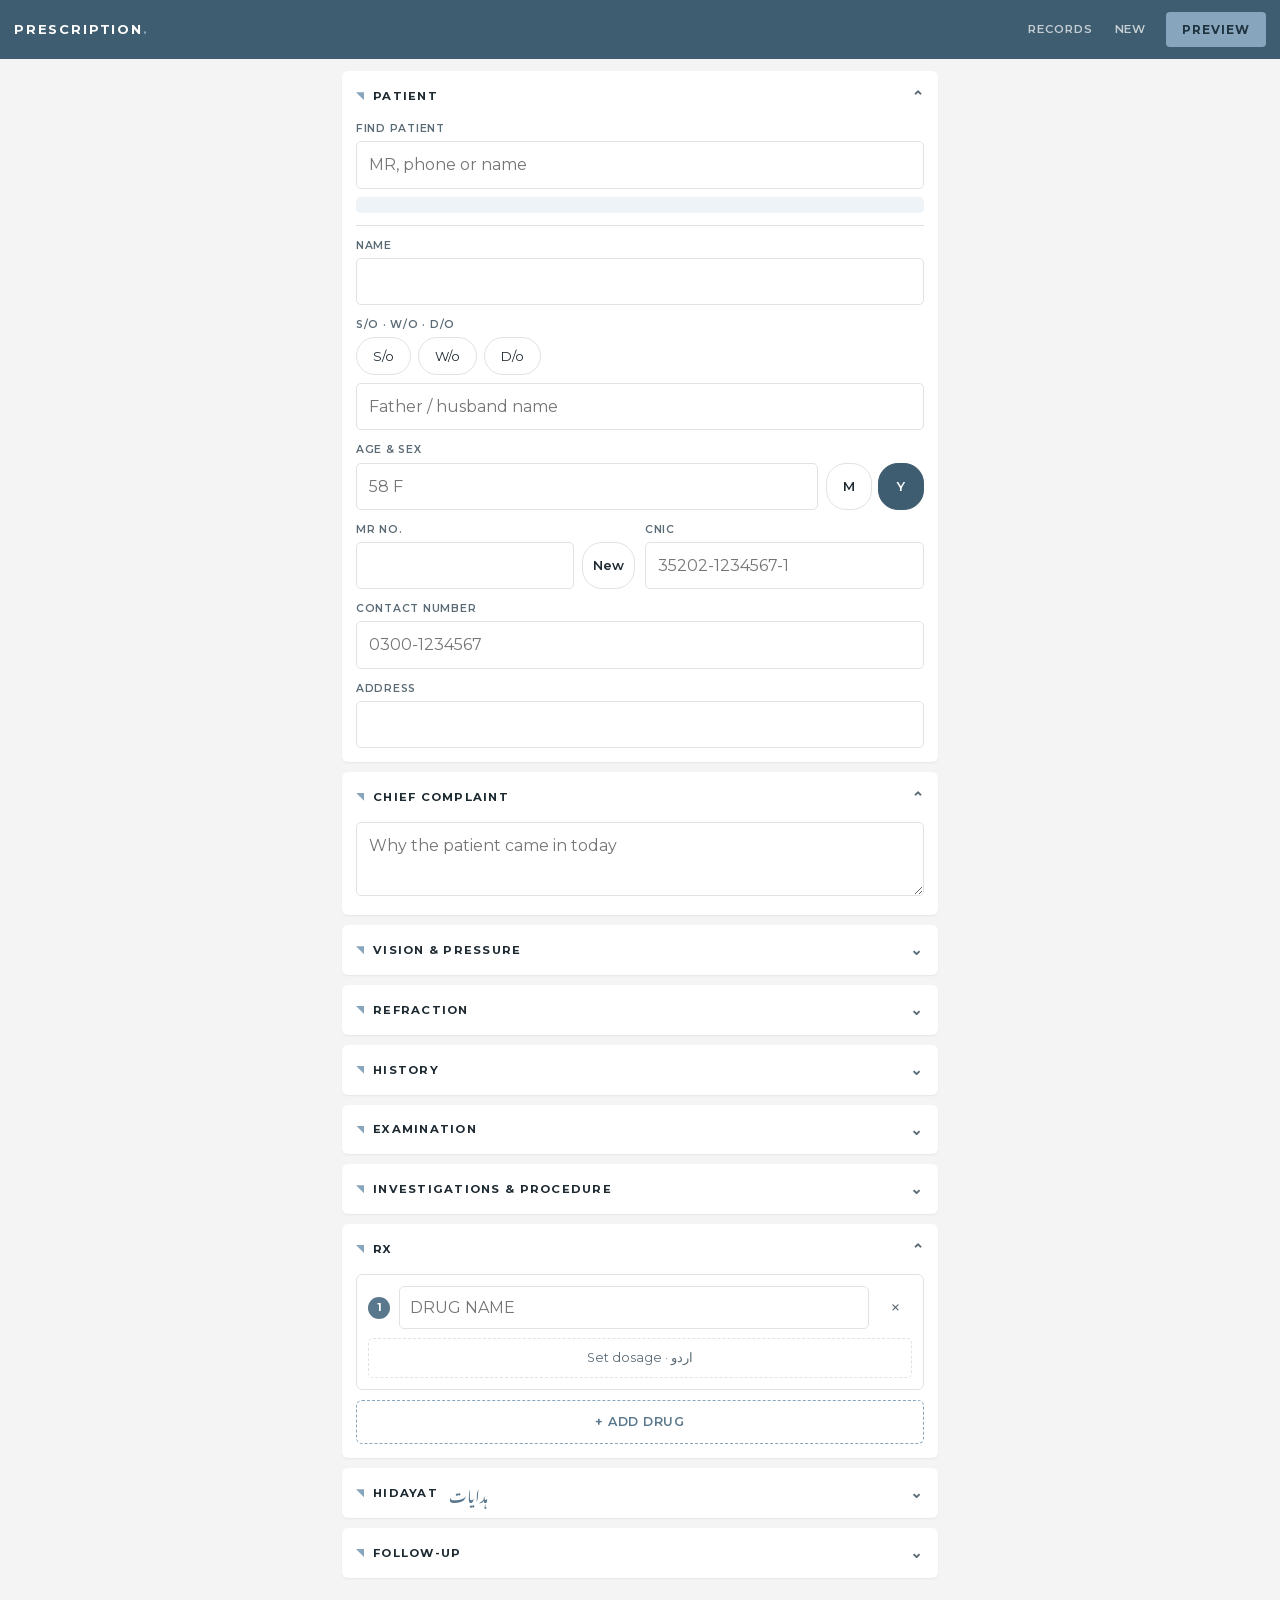
<file: app/index.html>
<!DOCTYPE html>
<html lang="en">
<head>
<meta charset="utf-8">
<meta name="viewport" content="width=device-width,initial-scale=1,viewport-fit=cover,maximum-scale=1">
<meta name="theme-color" content="#3F5D70">
<title>Prescription</title>
<link rel="manifest" href="manifest.webmanifest">
<link rel="stylesheet" href="sheet.css">
<link rel="stylesheet" href="app.css">
</head>
<body>

<header class="top">
  <h1>Prescription<span>.</span></h1>
  <button class="new" id="records">Records</button>
  <button class="new" id="new">New</button>
  <button class="go" id="preview">Preview</button>
</header>
<div class="recwarn" id="rec-warn" hidden>Records unavailable in this browser — this prescription won’t be saved and no visit number will print.</div>

<main>
  <!-- sections follow the sheet's top-to-bottom order -->

  <!-- ============ PATIENT ============ -->
  <details class="sec" open>
    <summary>Patient</summary>
    <div class="body">
      <!-- returning patients: find them, and every field below fills itself -->
      <div class="f find">
        <label for="p-find">Find patient</label>
        <input type="search" id="p-find" placeholder="MR, phone or name" autocomplete="off" spellcheck="false">
        <div class="hits" id="p-hits" hidden></div>
        <div class="returning" id="p-ret" hidden></div>
      </div>
      <div class="f"><label for="p-name">Name</label><input type="text" id="p-name" autocomplete="off"></div>
      <div class="f"><label for="p-rel">S/o · W/o · D/o</label>
        <div class="chips tight" data-single="rel">
          <button class="chip" data-v="S/o">S/o</button>
          <button class="chip" data-v="W/o">W/o</button>
          <button class="chip" data-v="D/o">D/o</button>
        </div>
        <input type="text" id="p-rel" autocomplete="off" placeholder="Father / husband name">
      </div>
      <!-- one field: sex is typed here as M or F, so the keyboard must have letters.
           M / Y set the unit, so an infant can be 6 m without typing the word -->
      <div class="f"><label for="p-age">Age &amp; sex</label>
        <div class="unitrow">
          <input type="text" id="p-age" autocomplete="off" placeholder="58 F">
          <div class="chips" data-single="ageunit" data-sticky>
            <button class="chip" data-v="m">M</button>
            <button class="chip" data-v="y">Y</button>
          </div>
        </div>
      </div>
      <div class="grid">
        <div class="f"><label for="p-mr">MR No.</label>
          <div class="unitrow"><input type="text" id="p-mr" autocomplete="off"><button type="button" class="chip" id="mr-new" title="Give this patient the next MR number">New</button></div>
        </div>
        <!-- hyphens are typed in for him, so the number pad is enough -->
        <div class="f"><label for="p-cnic">CNIC</label><input type="text" id="p-cnic" inputmode="numeric" placeholder="35202-1234567-1" autocomplete="off"></div>
      </div>
      <div class="f"><label for="p-phone">Contact number</label><input type="tel" id="p-phone" inputmode="tel" placeholder="0300-1234567" autocomplete="off"></div>
      <div class="f"><label for="p-addr">Address</label><input type="text" id="p-addr" autocomplete="off"></div>
    </div>
  </details>

  <!-- ============ CHIEF COMPLAINT ============ -->
  <details class="sec" open>
    <summary>Chief Complaint</summary>
    <div class="body"><div class="f"><textarea id="chief" placeholder="Why the patient came in today"></textarea></div></div>
  </details>

  <!-- ============ VISION & PRESSURE ============ -->
  <details class="sec">
    <summary>Vision &amp; Pressure</summary>
    <div class="body">
      <div class="f"><label>Visual acuity</label>
        <div class="eyepair"><b>R</b><input type="text" id="va-r"><b>L</b><input type="text" id="va-l"></div>
      </div>
      <!-- Final fills itself with Pre + CF; typing in it takes it over -->
      <div class="f"><label>IOP — right</label>
        <div class="grid-3">
          <input type="text" inputmode="decimal" id="iop-r-pre" placeholder="Pre">
          <input type="text" inputmode="numeric" id="iop-r-pachy" placeholder="Pachy">
          <div class="sgn"><button type="button" data-sign="iop-r-cf">+</button><input type="text" inputmode="decimal" id="iop-r-cf" placeholder="CF"></div>
        </div>
        <div style="margin-top:8px"><input type="text" inputmode="decimal" id="iop-r-final" data-final placeholder="Final = Pre + CF"></div>
      </div>
      <div class="f"><label>IOP — left</label>
        <div class="grid-3">
          <input type="text" inputmode="decimal" id="iop-l-pre" placeholder="Pre">
          <input type="text" inputmode="numeric" id="iop-l-pachy" placeholder="Pachy">
          <div class="sgn"><button type="button" data-sign="iop-l-cf">+</button><input type="text" inputmode="decimal" id="iop-l-cf" placeholder="CF"></div>
        </div>
        <div style="margin-top:8px"><input type="text" inputmode="decimal" id="iop-l-final" data-final placeholder="Final = Pre + CF"></div>
      </div>
    </div>
  </details>

  <!-- ============ REFRACTION ============ -->
  <details class="sec">
    <summary>Refraction</summary>
    <div class="body" id="refr"></div>
  </details>

  <!-- ============ HISTORY ============ -->
  <details class="sec">
    <summary>History</summary>
    <div class="body">
      <div class="f"><label for="h-sys">Systemic</label><textarea id="h-sys"></textarea></div>
      <div class="f"><label for="h-ocu">Ocular</label><textarea id="h-ocu"></textarea></div>
    </div>
  </details>

  <!-- ============ EXAMINATION ============ -->
  <details class="sec">
    <summary>Examination</summary>
    <div class="body" id="exam"></div>
  </details>

  <!-- ============ INVESTIGATIONS & PROCEDURE ============ -->
  <details class="sec">
    <summary>Investigations &amp; Procedure</summary>
    <div class="body">
      <div class="f"><label for="a-inv-oc">Ocular investigations</label><textarea id="a-inv-oc" placeholder="OCT, B-scan, FFA…"></textarea></div>
      <div class="f"><label for="a-inv-sys">Systemic investigations</label><textarea id="a-inv-sys" placeholder="CBC, blood sugar, HbA1c…"></textarea></div>
      <div class="f"><label for="a-proc">Procedure / Surgery</label><textarea id="a-proc"></textarea></div>
    </div>
  </details>

  <!-- ============ Rx ============ -->
  <details class="sec" open>
    <summary>Rx <span class="count" id="rx-count"></span></summary>
    <div class="body">
      <div id="drugs"></div>
      <button class="addrug" id="adddrug">+ Add drug</button>
    </div>
  </details>

  <!-- ============ HIDAYAT ============ -->
  <details class="sec">
    <summary>Hidayat <span class="urh">ہدایات</span></summary>
    <div class="body">
      <div class="chips" id="hid-sets"></div>
      <div class="f" style="margin-top:10px">
        <textarea id="hid" class="ur" dir="rtl" lang="ur" placeholder="ہدایات · tap a button above, then edit freely"></textarea>
      </div>
    </div>
  </details>

  <!-- ============ FOLLOW-UP ============ -->
  <details class="sec">
    <summary>Follow-up</summary>
    <div class="body"><div class="f"><label for="fu">Review date</label><input type="date" id="fu"></div></div>
  </details>
</main>

<!-- ============ DOSAGE PAD ============ -->
<div class="sheetwrap" id="padwrap">
  <div class="scrim" data-close></div>
  <div class="pad">
    <div class="ph"><b id="pad-title">Dosage</b><button class="done" data-close>Done</button></div>
    <div class="pb">
      <div class="grp"><span>Form</span><div class="chips" id="pad-form">
        <button class="chip on" data-v="drops">Drops</button>
        <button class="chip" data-v="other">Tablet / Other</button>
      </div></div>
      <div id="tlines"></div>
      <button class="addline" id="addline">+ پھر — add next step</button>
      <div class="grp"><span>Ending</span><div class="chips" id="pad-end"></div></div>
    </div>
  </div>
</div>

<!-- ============ PREVIEW ============ -->
<div class="pv" id="pv">
  <div class="ph">
    <button class="back" id="pv-back">←</button>
    <b>Patient copy</b>
    <button class="send" id="pv-send">Send</button>
  </div>
  <div class="warn" id="pv-warn" hidden>Too long — the bottom is cut off. Shorten the history, investigations or Hidayat, then preview again.</div>
  <div class="scroll"><div id="sizer"><div class="stage" id="stage"></div></div></div>
</div>

<!-- ============ 2-PAGE WARNING ============ -->
<div class="ask" id="ask">
  <div class="askc">
    <h4>Before sending</h4>
    <p>This prescription is <b id="ask-n">2 pages</b>. The patient will receive every sheet.<br><br>
       Shortening the history or investigations usually brings it back to one.</p>
    <div class="askr"><button id="ask-no">Go back</button><button class="go" id="ask-go">Send both</button></div>
  </div>
</div>

<!-- ============ RECORDS: counts and backup ============ -->
<div class="ask" id="recs">
  <div class="askc">
    <h4>Patient records</h4>
    <p id="recs-stats">…</p>
    <p class="fine">Kept only in this browser on this computer. Clearing the browser’s data deletes them — export a backup regularly and keep the file safe.</p>
    <div class="askr"><button id="recs-export">Export backup</button><button id="recs-import">Import backup</button></div>
    <div class="askr"><button class="go" id="recs-close">Close</button></div>
    <input type="file" id="recs-file" accept="application/json,.json" hidden>
  </div>
</div>

<div class="toast" id="toast"></div>
<div id="live"></div>

<script src="vendor/html2canvas.min.js"></script>
<script src="vendor/jspdf.umd.min.js"></script>
<script src="records.js"></script>
<script src="app.js"></script>
</body>
</html>
</file>
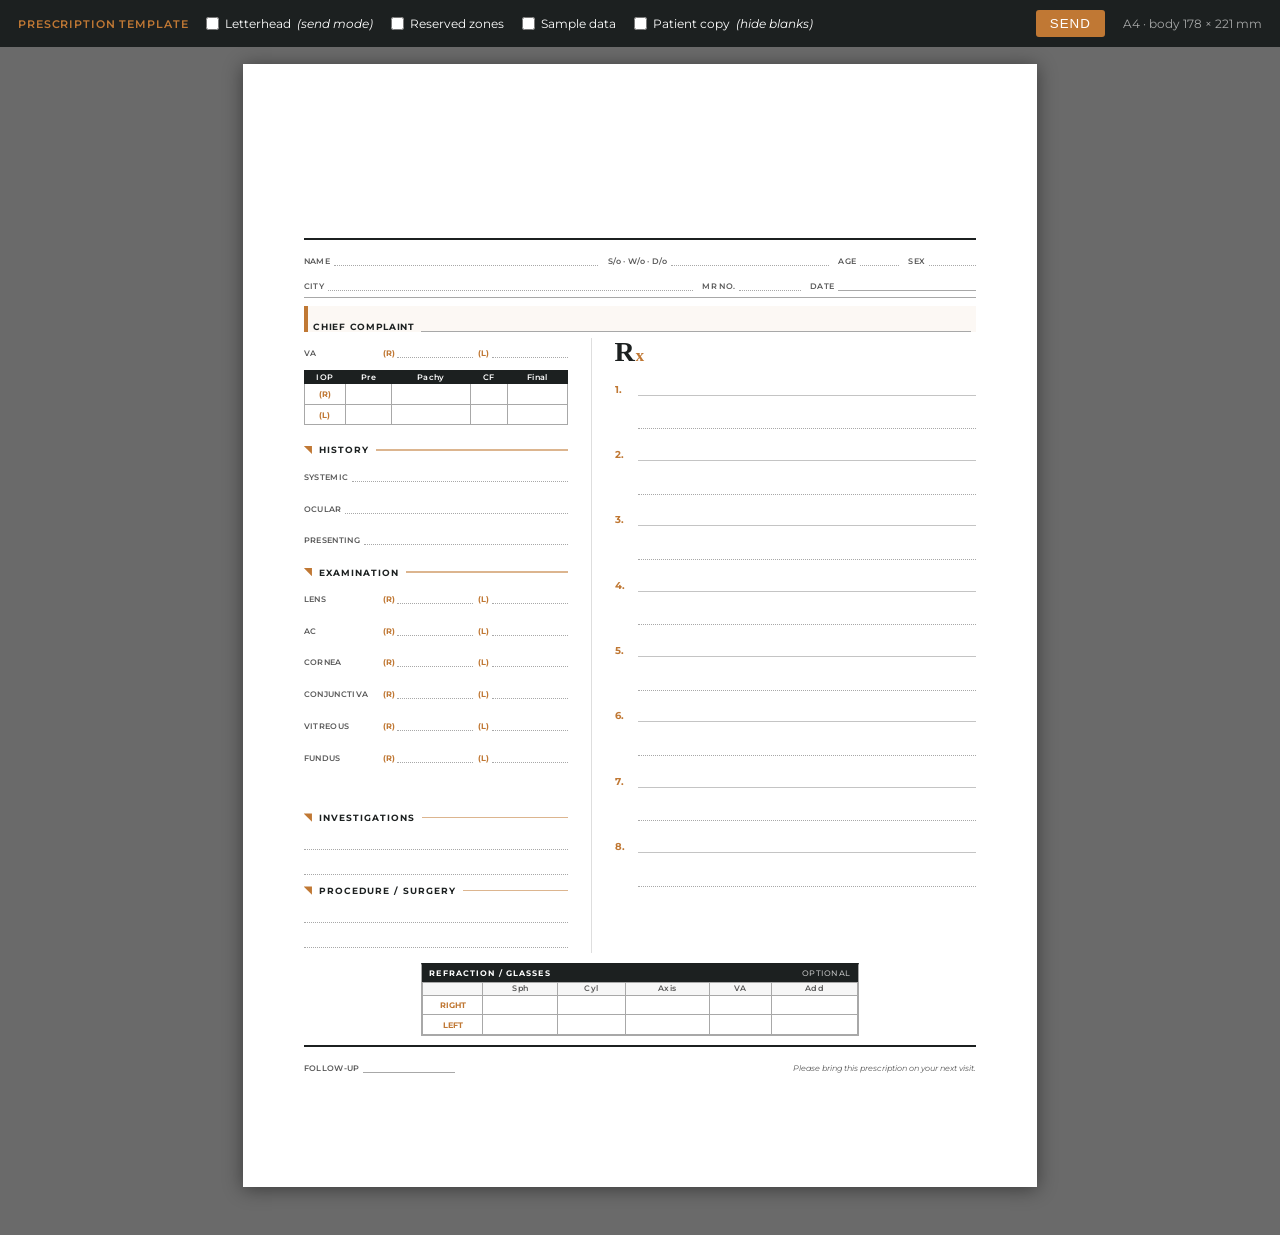
<file: prescription.html>
<!DOCTYPE html>
<html lang="en">
<head>
<meta charset="utf-8">
<title>Prescription Template</title>
<link rel="preconnect" href="https://fonts.googleapis.com">
<link rel="preconnect" href="https://fonts.gstatic.com" crossorigin>
<link href="https://fonts.googleapis.com/css2?family=Montserrat:wght@400;500;600;700&family=Noto+Nastaliq+Urdu:wght@400;600&display=swap" rel="stylesheet">
<style>
/* ============================================================
   GEOMETRY — measured off the Canva vector PDF at 300dpi.
   Header art ends 42.6mm · footer rule begins 270.2mm
   BRAND — colours sampled from that same vector:
   #1C2020 dark bar · #C07834 orange wedge · #585858 grey text
   ============================================================ */
:root{
  --page-w:210mm; --page-h:297mm;

  --lh-top:43mm; --lh-bottom:27mm; --safety:3mm; --side:16mm;
  --body-top: calc(var(--lh-top) + var(--safety));                                       /* 46mm  */
  --body-w:   calc(var(--page-w) - var(--side)*2);                                       /* 178mm */
  --body-h:   calc(var(--page-h) - var(--lh-top) - var(--lh-bottom) - var(--safety)*2);  /* 221mm */

  --col-left:70mm; --col-gap:6mm;

  /* vertical rhythm - auto-fit compresses these, see fitToPage() */
  --row-gap:3mm; --drug-gap:3mm; --fill-h:5.4mm; --dose-h:8.4mm; --sec-gap:2.6mm;

  --bar:#1C2020;        /* letterhead black bar   */
  --accent:#C07834;     /* letterhead orange wedge */
  --ink:#1C2020;
  --label:#585858;      /* letterhead body grey    */
  --rule:#A8A8A8;
}
*{ box-sizing:border-box; margin:0; padding:0; }

body{
  background:#6a6a6a; padding:64px 0 24px;
  font-family:'Montserrat','Helvetica Neue',Arial,sans-serif;
  color:var(--ink);
}

/* ---------------- sheet ---------------- */
.page{
  position:relative; width:var(--page-w); height:var(--page-h);
  margin:0 auto 24px; background:#fff; overflow:hidden;
  box-shadow:0 2px 18px rgba(0,0,0,.45);
}
.page::before{                       /* send mode composites the letterhead in */
  content:""; position:absolute; inset:0; display:none;
  background:url('letterhead.png') center/100% 100% no-repeat;
}
body.mode-send .page::before{ display:block; }

body.show-zones .page::after{
  content:""; position:absolute; inset:0; pointer-events:none;
  border-top:var(--lh-top) solid rgba(192,120,52,.18);
  border-bottom:var(--lh-bottom) solid rgba(192,120,52,.18);
}

.body-box{
  position:absolute; top:var(--body-top); left:var(--side);
  width:var(--body-w); height:var(--body-h);
  display:flex; flex-direction:column;
}

/* ---------------- field furniture ---------------- */
.lbl{ font-size:6.2pt; font-weight:600; color:var(--label); letter-spacing:.04em; }
.fill{
  flex:1; min-width:0; border-bottom:.35pt dotted var(--rule);
  font-size:8pt; line-height:1.45; padding:0 1mm .4mm; min-height:var(--fill-h);
}
.eye{ font-size:6.2pt; font-weight:700; color:var(--accent); padding-right:.6mm; }

/* section heading — dark label, orange rule, small wedge echoing the letterhead */
.sec{
  display:flex; align-items:center; gap:1.8mm;
  font-size:7pt; font-weight:700; letter-spacing:.11em; text-transform:uppercase;
  color:var(--bar); margin:var(--sec-gap) 0 1.6mm;
}
.sec::before{
  content:""; width:2.2mm; height:2.2mm; flex:0 0 auto; background:var(--accent);
  clip-path:polygon(0 0, 100% 0, 100% 100%);       /* the letterhead's wedge motif */
}
.sec::after{ content:""; flex:1; height:.9pt; background:var(--accent); opacity:.55; }

/* ---------------- patient bar ---------------- */
.patient{
  flex:0 0 auto; border-top:1.6pt solid var(--bar); border-bottom:.5pt solid var(--rule);
  padding:1.5mm 0 1.6mm; display:flex; flex-direction:column; gap:1.3mm;
}
.prow{ display:flex; align-items:flex-end; gap:2.5mm; }
.field{ display:flex; align-items:flex-end; gap:1mm; }
.f-name{ flex:3.2; } .f-rel{ flex:2.4; } .f-city{ flex:1.8; }
.f-age{ width:16mm; } .f-sex{ width:18mm; } .f-mr{ width:26mm; } .f-date{ width:44mm; }
.f-date .fill{ border-bottom-style:solid; font-size:7.2pt; white-space:nowrap; }

/* ---------------- chief complaint ---------------- */
.chief{
  flex:0 0 auto; display:flex; align-items:flex-end; gap:1.5mm;
  margin-top:2mm; padding:1mm 1.5mm 0;
  border-left:1.2mm solid var(--accent); background:rgba(192,120,52,.055);
}
.chief .lbl{ font-size:6.6pt; font-weight:700; color:var(--bar); letter-spacing:.08em; }
.chief .fill{ border-bottom-style:solid; border-bottom-color:var(--rule); min-height:6mm; font-size:8.5pt; }

/* ---------------- columns ---------------- */
.cols{ flex:1; display:flex; gap:var(--col-gap); min-height:0; padding-top:1.5mm; }
.clinical{ width:var(--col-left); flex:0 0 auto; display:flex; flex-direction:column; }
.rx{ flex:1; display:flex; flex-direction:column; border-left:.4pt solid #DEDEDE; padding-left:var(--col-gap); }

.row{ display:flex; align-items:flex-end; gap:1mm; margin-bottom:var(--row-gap); }
.row > .lbl{ width:20mm; flex:0 0 auto; font-size:6pt; }
.row.wide > .lbl{ width:auto; }
.pair{ flex:1; display:flex; gap:1.5mm; min-width:0; }
.pair > span{ display:flex; align-items:flex-end; flex:1; min-width:0; }

/* IOP grid — dark header row, matching the letterhead bar */
table.iop{ width:100%; border-collapse:collapse; margin-bottom:2.5mm; }
table.iop th,table.iop td{ border:.35pt solid var(--rule); text-align:center; padding:.5mm .2mm; }
table.iop th{ background:var(--bar); color:#fff; font-size:5.8pt; font-weight:600; letter-spacing:.05em; border-color:var(--bar); }
table.iop td{ height:5.4mm; font-size:7.5pt; color:var(--ink); }
table.iop td:first-child{ font-weight:700; font-size:6.2pt; color:var(--accent); width:11mm; }

/* ---------------- Rx column ---------------- */
.rx-head{
  font-family:Georgia,'Times New Roman',serif; font-size:21pt; font-weight:700;
  line-height:1; letter-spacing:.03em; color:var(--bar); margin-bottom:2.5mm;
}
.rx-head span{ color:var(--accent); }
.drug{ margin-bottom:var(--drug-gap); }
.drug-line{ display:flex; align-items:flex-end; gap:1.2mm; }
.drug-no{ font-size:7.5pt; font-weight:700; color:var(--accent); width:5mm; flex:0 0 auto; }
.drug-line .fill{ min-height:5.4mm; border-bottom-style:solid; border-bottom-color:#C4C4C4; }
.dose{
  font-family:'Noto Nastaliq Urdu',serif; direction:rtl; text-align:right;
  font-size:8pt; line-height:1.9; min-height:var(--dose-h);
  margin:.5mm 0 0 6.2mm; padding:0 1mm .5mm;
  border-bottom:.35pt dotted var(--rule); color:#333;
}

/* ---------------- advised (sits in the clinical column) ---------------- */
.advise{ margin-top:auto; }
.advise .fill{ display:block; min-height:var(--fill-h); margin-bottom:1.4mm; }

/* ---------------- refraction card ---------------- */
.refraction{
  flex:0 0 auto; width:116mm; margin:2.5mm auto 0;
  border:.5pt solid var(--rule); border-top:1.6pt solid var(--bar);
}
.refraction .cap{
  background:var(--bar); color:#fff; font-size:6pt; font-weight:700;
  letter-spacing:.14em; text-transform:uppercase; padding:.9mm 2mm;
  display:flex; align-items:center; gap:2mm;
}
.refraction .cap em{ margin-left:auto; font-style:normal; font-weight:500; opacity:.7; letter-spacing:.06em; }
table.ref{ width:100%; border-collapse:collapse; }
table.ref th,table.ref td{ border:.35pt solid var(--rule); text-align:center; padding:.4mm; }
table.ref th{ font-size:5.8pt; font-weight:600; color:var(--label); letter-spacing:.05em; background:#F6F6F6; }
table.ref td{ height:5.2mm; font-size:7.5pt; }
table.ref td:first-child,table.ref th:first-child{ width:16mm; font-weight:700; font-size:6.2pt; color:var(--accent); }

/* ---------------- follow-up ---------------- */
.followup{
  flex:0 0 auto; border-top:1.6pt solid var(--bar);
  margin-top:2.5mm; padding-top:1.4mm; display:flex; align-items:flex-end; gap:3mm;
}
.followup .f-fu{ width:40mm; }
.followup .f-fu .fill{ border-bottom-style:solid; }
.followup .note{ margin-left:auto; font-size:6.2pt; color:var(--label); font-style:italic; }

/* ---------------- FINAL (patient-facing) mode ----------------
   Blank rules look like an unfinished form. For the copy the patient
   receives, empty fields lose their rule and skipped drugs collapse. */
body.mode-final .fill:empty,
body.mode-final .dose:empty{ border-bottom-color:transparent; }
body.mode-final .drug.skipped{ display:none; }
body.mode-final .dose:empty{ min-height:0; margin-top:0; }

/* ---------------- auto-fit compression steps ---------------- */
body.tight-1{ --row-gap:2.2mm; --drug-gap:2.2mm; --fill-h:5mm;   --dose-h:8mm;   --sec-gap:2mm; }
body.tight-2{ --row-gap:1.6mm; --drug-gap:1.6mm; --fill-h:4.6mm; --dose-h:7.6mm; --sec-gap:1.5mm; }
body.tight-3{ --row-gap:1.1mm; --drug-gap:1.1mm; --fill-h:4.2mm; --dose-h:7.2mm; --sec-gap:1.1mm; }

/* page 2 only exists once something spills onto it */
.page.spill{ display:none; }
.page.spill.active{ display:block; }
.page.spill .body-box{ top:var(--body-top); }
.page.spill .advise{ margin-top:0; }   /* don't carry the bottom-pin across */
.page.spill .refraction{ margin-top:4mm; }
/* pre-send guard — the only thing the doctor should ever be told about
   the layout is that it will arrive as two sheets, not one */
.ask{
  position:fixed; inset:0; z-index:70; display:none;
  background:rgba(12,14,14,.55); align-items:center; justify-content:center;
}
.ask.show{ display:flex; }
.ask-card{
  width:330px; background:#fff; border-radius:4px; overflow:hidden;
  box-shadow:0 12px 40px rgba(0,0,0,.4); font-size:12.5px;
}
.ask-card h4{
  background:var(--bar); color:#fff; font-size:11px; font-weight:700;
  letter-spacing:.12em; text-transform:uppercase; padding:10px 16px;
  display:flex; align-items:center; gap:8px;
}
.ask-card h4::before{
  content:""; width:8px; height:8px; background:var(--accent);
  clip-path:polygon(0 0,100% 0,100% 100%);
}
.ask-card p{ padding:16px; line-height:1.55; color:#333; }
.ask-card p b{ color:var(--bar); }
.ask-row{ display:flex; gap:8px; padding:0 16px 16px; }
.ask-row button{
  flex:1; padding:9px 10px; font-family:inherit; font-size:11.5px; font-weight:600;
  border:1px solid var(--bar); border-radius:3px; cursor:pointer;
}
.ask-row .go{ background:var(--bar); color:#fff; }
.ask-row .no{ background:#fff; color:var(--bar); }
@media print{ .ask{ display:none !important; } }

/* ---------------- screen chrome ---------------- */
.bar-ui{
  position:fixed; top:0; left:0; right:0; z-index:50; background:var(--bar); color:#fff;
  display:flex; gap:18px; align-items:center; padding:10px 18px; font-size:12px;
}
.bar-ui strong{ font-weight:600; letter-spacing:.08em; text-transform:uppercase; font-size:11px; color:var(--accent); }
.bar-ui label{ display:flex; gap:6px; align-items:center; cursor:pointer; }

@media print{
  body{ background:#fff; padding:0; }
  .bar-ui{ display:none; }
  .page{ margin:0; box-shadow:none; }
  @page{ size:A4; margin:0; }
}
</style>
</head>
<body class="mode-print">

<div class="bar-ui">
  <strong>Prescription template</strong>
  <label><input type="checkbox" id="t-lh"> Letterhead <em>(send mode)</em></label>
  <label><input type="checkbox" id="t-zones"> Reserved zones</label>
  <label><input type="checkbox" id="t-data"> Sample data</label>
  <label><input type="checkbox" id="t-final"> Patient copy <em>(hide blanks)</em></label>
  <button id="send" style="margin-left:auto;background:var(--accent);color:#fff;border:0;
    padding:6px 14px;border-radius:3px;font:600 11px/1 inherit;letter-spacing:.08em;
    text-transform:uppercase;cursor:pointer">Send</button>
  <span style="opacity:.6">A4 · body 178 × 221 mm</span>
</div>

<div class="page">
  <div class="body-box">

    <!-- ===== PATIENT ===== -->
    <div class="patient">
      <div class="prow">
        <div class="field f-name"><span class="lbl">NAME</span><span class="fill" data-s="Muhammad Aslam"></span></div>
        <div class="field f-rel"><span class="lbl">S/o · W/o · D/o</span><span class="fill" data-s="Rahim Bakhsh"></span></div>
        <div class="field f-age"><span class="lbl">AGE</span><span class="fill" data-s="58 y"></span></div>
        <div class="field f-sex"><span class="lbl">SEX</span><span class="fill" data-s="Male"></span></div>
      </div>
      <div class="prow">
        <div class="field f-city"><span class="lbl">CITY</span><span class="fill" data-s="Arifwala"></span></div>
        <div class="field f-mr"><span class="lbl">MR NO.</span><span class="fill" data-s="TN-04182"></span></div>
        <div class="field f-date" style="margin-left:auto"><span class="lbl">DATE</span><span class="fill" data-s="21/09/2026 &nbsp; 4:41 pm"></span></div>
      </div>
    </div>

    <!-- ===== CHIEF COMPLAINT ===== -->
    <div class="chief">
      <span class="lbl">CHIEF COMPLAINT</span>
      <span class="fill" data-s="Sudden painless loss of vision, right eye — 6 weeks"></span>
    </div>

    <div class="cols">

      <!-- ===== CLINICAL ===== -->
      <div class="clinical">
        <div class="row"><span class="lbl">VA</span>
          <span class="pair">
            <span><span class="eye">(R)</span><span class="fill" data-s="FC"></span></span>
            <span><span class="eye">(L)</span><span class="fill" data-s="6/24"></span></span>
          </span></div>

        <table class="iop">
          <tr><th>IOP</th><th>Pre</th><th>Pachy</th><th>CF</th><th>Final</th></tr>
          <tr><td>(R)</td><td data-s="15"></td><td></td><td></td><td></td></tr>
          <tr><td>(L)</td><td data-s="17"></td><td></td><td></td><td></td></tr>
        </table>

        <div class="sec">History</div>
        <div class="row wide"><span class="lbl">SYSTEMIC</span><span class="fill" data-s="BP 140/80, Diabetic 9 yrs"></span></div>
        <div class="row wide"><span class="lbl">OCULAR</span><span class="fill" data-s="Cataract extraction 22/07/26"></span></div>
        <div class="row wide"><span class="lbl">PRESENTING</span><span class="fill" data-s="Deterioration of vision 08/08/26"></span></div>

        <div class="sec">Examination</div>
        <div class="row"><span class="lbl">LENS</span><span class="pair">
          <span><span class="eye">(R)</span><span class="fill" data-s="IOL"></span></span>
          <span><span class="eye">(L)</span><span class="fill" data-s="Cataract"></span></span></span></div>
        <div class="row"><span class="lbl">AC</span><span class="pair">
          <span><span class="eye">(R)</span><span class="fill" data-s="Cells +"></span></span>
          <span><span class="eye">(L)</span><span class="fill" data-s="Clear"></span></span></span></div>
        <div class="row"><span class="lbl">CORNEA</span><span class="pair">
          <span><span class="eye">(R)</span><span class="fill" data-s="Clear"></span></span>
          <span><span class="eye">(L)</span><span class="fill" data-s="Clear"></span></span></span></div>
        <div class="row"><span class="lbl">CONJUNCTIVA</span><span class="pair">
          <span><span class="eye">(R)</span><span class="fill"></span></span>
          <span><span class="eye">(L)</span><span class="fill" data-s="Pterygium"></span></span></span></div>
        <div class="row"><span class="lbl">VITREOUS</span><span class="pair">
          <span><span class="eye">(R)</span><span class="fill" data-s="Debris, Haze"></span></span>
          <span><span class="eye">(L)</span><span class="fill"></span></span></span></div>
        <div class="row"><span class="lbl">FUNDUS</span><span class="pair">
          <span><span class="eye">(R)</span><span class="fill" data-s="Hazy view"></span></span>
          <span><span class="eye">(L)</span><span class="fill" data-s="Normal"></span></span></span></div>

        <div class="advise">
          <div class="sec">Investigations</div>
          <div class="fill" data-s="CBC · Blood Sugar · Anti HCV · HBsAg"></div>
          <div class="fill"></div>
          <div class="sec">Procedure / Surgery</div>
          <div class="fill" data-s="PPV + Intravitreal antibiotics — Right Eye"></div>
          <div class="fill"></div>
        </div>
      </div>

      <!-- ===== Rx ===== -->
      <div class="rx">
        <div class="rx-head">R<span style="font-size:13pt">x</span></div>
        <div id="drugs"></div>
      </div>
    </div>

    <!-- ===== REFRACTION CARD ===== -->
    <div class="refraction">
      <div class="cap">Refraction / Glasses <em>optional</em></div>
      <table class="ref">
        <tr><th></th><th>Sph</th><th>Cyl</th><th>Axis</th><th>VA</th><th>Add</th></tr>
        <tr><td>RIGHT</td><td data-s="-2.00"></td><td data-s="-0.50"></td><td data-s="95"></td><td data-s="6/18"></td><td data-s="+2.50"></td></tr>
        <tr><td>LEFT</td><td data-s="-4.00"></td><td></td><td></td><td data-s="6/24"></td><td data-s="+2.50"></td></tr>
      </table>
    </div>

    <!-- ===== FOLLOW-UP ===== -->
    <div class="followup">
      <div class="field f-fu"><span class="lbl">FOLLOW-UP</span><span class="fill" data-s="28/09/2026"></span></div>
      <span class="note">Please bring this prescription on your next visit.</span>
    </div>

  </div>
</div>

<div class="page spill">
  <div class="body-box"><div id="spill-target" style="display:flex;flex-direction:column;height:100%"></div></div>
</div>

<div class="ask" id="ask">
  <div class="ask-card">
    <h4>Before sending</h4>
    <p>This prescription is <b>2 pages</b>. The patient will receive both sheets.<br><br>
       Shortening the history or investigations will usually bring it back to one.</p>
    <div class="ask-row">
      <button class="no" id="ask-no">Go back</button>
      <button class="go" id="ask-go">Send both pages</button>
    </div>
  </div>
</div>

<script>
const $ = s => document.querySelector(s);
const MAX_DRUGS = 8;

/* Rx slots are generated so the app can drive count/skip from one place */
const SAMPLE = [
  ['PREDFORTE EYE DROPS', 'ایک قطرہ دن میں چھ مرتبہ ۔ دائیں آنکھ میں'],
  ['VIGAMOX EYE DROPS',   'ایک قطرہ دن میں چھ مرتبہ ۔ دائیں آنکھ میں'],
  ['CYCLOPEN EYE DROPS',  'دن میں تین بار ۔ دائیں آنکھ میں'],
];
$('#drugs').innerHTML = Array.from({length: MAX_DRUGS}, (_, i) => {
  const [d, u] = SAMPLE[i] || ['', ''];
  return `<div class="drug">
    <div class="drug-line"><span class="drug-no">${i+1}.</span><span class="fill"${d?` data-s="${d}"`:''}></span></div>
    <div class="dose"${u?` data-s="${u}"`:''}></div>
  </div>`;
}).join('');

const fillData = on => document.querySelectorAll('[data-s]').forEach(n => {
  n.innerHTML = on ? n.dataset.s : '';
});
/* a drug slot the doctor skipped (blank name) collapses in the patient copy */
const markSkipped = () => document.querySelectorAll('.drug').forEach(d => {
  d.classList.toggle('skipped', !d.querySelector('.drug-line .fill').textContent.trim());
});

/* ============================================================
   AUTO-FIT — a clinical field can hold one word or four lines, so the
   layout has to absorb the difference. Order of defence:
     1. fields grow naturally (CSS)
     2. compress the vertical rhythm in 3 steps
     3. spill whole blocks onto page 2 — never split a block
   ============================================================ */
const SPILLABLE = ['.advise', '.refraction'].map(s => document.querySelector(s));
const HOME = new Map(SPILLABLE.map(el => [el, [el.parentNode, el.nextSibling]]));

/* Worst overflow in px. Two different boundaries can be breached:
   - a column's content outgrowing the .cols block, which lands it on the
     refraction card sitting below (this is the common one)
   - the body box itself being outgrown at the very bottom            */
function overflowOf(){
  const page = document.querySelector('.page:not(.spill)');
  const cols = page.querySelector('.cols');
  const box  = page.querySelector('.body-box');
  let worst = 0;

  const colsBottom = cols.getBoundingClientRect().bottom;
  cols.querySelectorAll('.clinical, .rx').forEach(col => {
    const last = col.lastElementChild;
    if (last) worst = Math.max(worst, last.getBoundingClientRect().bottom - colsBottom);
  });

  const boxBottom = box.getBoundingClientRect().bottom;
  box.querySelectorAll('.refraction, .followup').forEach(el => {
    worst = Math.max(worst, el.getBoundingClientRect().bottom - boxBottom);
  });
  return worst;
}

function fitToPage(){
  const b = document.body;
  const spill = document.querySelector('.page.spill');
  const target= document.getElementById('spill-target');
  const TIERS = ['tight-1','tight-2','tight-3'];

  /* reset to pristine before re-measuring */
  b.classList.remove(...TIERS);
  SPILLABLE.forEach(el => { const [par, next] = HOME.get(el); par.insertBefore(el, next); });
  spill.classList.remove('active');

  if (overflowOf() <= 1) return 'ok';

  for (const t of TIERS){
    b.classList.remove(...TIERS); b.classList.add(t);
    if (overflowOf() <= 1) return t;          /* silent — doctor needn't know */
  }

  for (const el of SPILLABLE){
    target.appendChild(el);
    spill.classList.add('active');
    if (overflowOf() <= 1) return 'spill';
  }
  return 'over';
}

const q = new URLSearchParams(location.search);
if (q.get('lh')    === '1'){ document.body.classList.add('mode-send');  $('#t-lh').checked = true; }
if (q.get('zones') === '1'){ document.body.classList.add('show-zones'); $('#t-zones').checked = true; }
if (q.get('data')  === '1'){ fillData(true);                            $('#t-data').checked = true; }
if (q.get('final') === '1'){ document.body.classList.add('mode-final'); $('#t-final').checked = true; }
markSkipped();

function refit(){
  window.__fit = fitToPage();
  document.documentElement.dataset.fit = window.__fit;
  return window.__fit;
}

/* fonts change glyph metrics, so only measure once they've loaded */
(document.fonts ? document.fonts.ready : Promise.resolve()).then(refit);

/* ============================================================
   SEND GUARD — auto-fit is deliberately silent; the doctor does not
   need to know the layout compressed. A 2-page result is different:
   he is the one the patient replies to, so he is asked first.
   The app swaps `handler` for the real WhatsApp/PDF step.
   ============================================================ */
window.Rx = {
  refit,
  pages: () => document.querySelector('.page.spill').classList.contains('active') ? 2 : 1,
  send(handler = () => window.print()){
    refit();                                   // measure now, not from stale state
    if (this.pages() === 1) return handler();  // one page: send with no interruption

    const ask = document.getElementById('ask');
    ask.classList.add('show');
    document.getElementById('ask-go').onclick = () => { ask.classList.remove('show'); handler(); };
    document.getElementById('ask-no').onclick = () => ask.classList.remove('show');
  }
};

$('#t-lh').onchange    = e => document.body.classList.toggle('mode-send', e.target.checked);
$('#t-zones').onchange = e => document.body.classList.toggle('show-zones', e.target.checked);
$('#t-final').onchange = e => { document.body.classList.toggle('mode-final', e.target.checked); refit(); };
$('#t-data').onchange  = e => { fillData(e.target.checked); markSkipped(); refit(); };
$('#send').onclick     = () => window.Rx.send();
</script>
</body>
</html>
</file>
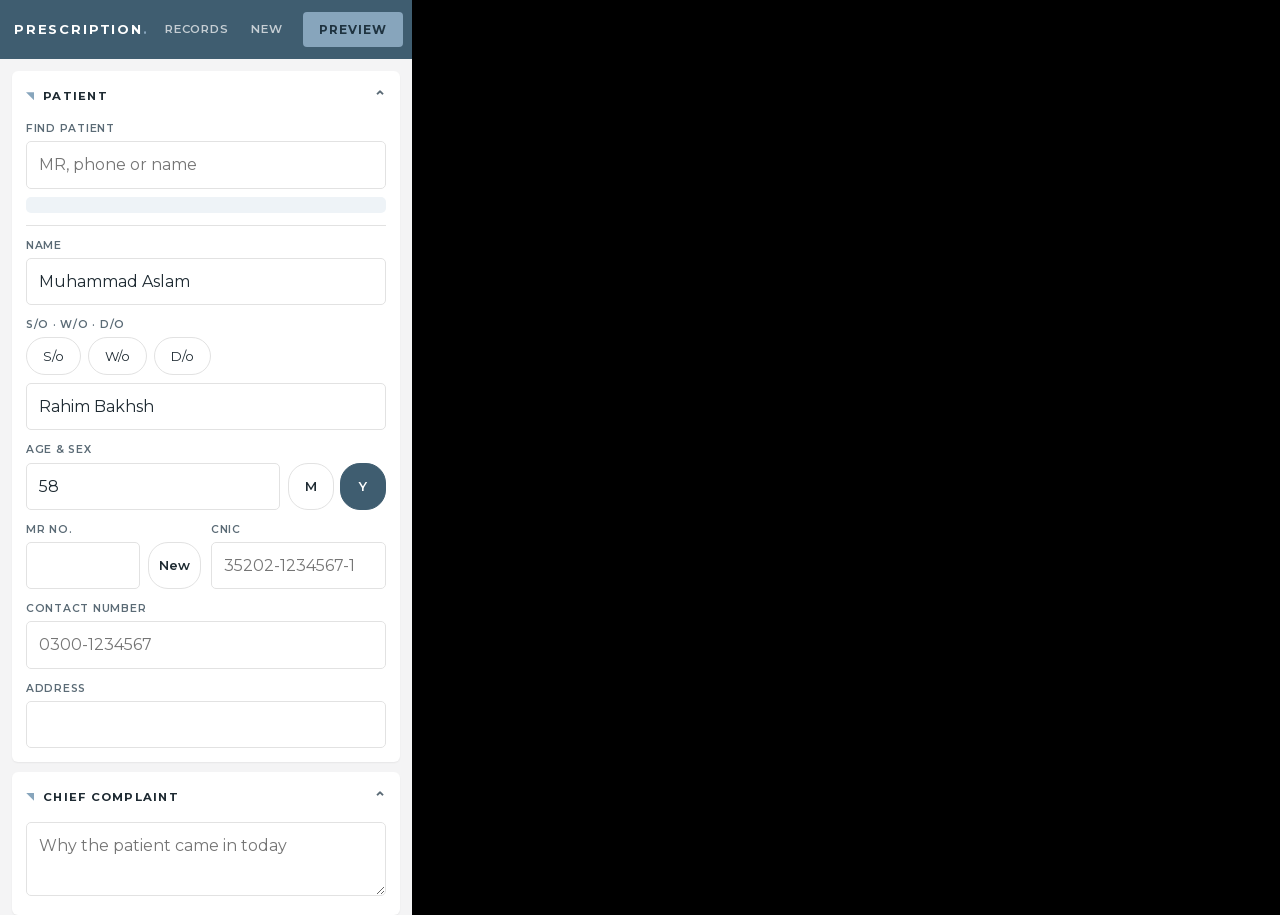
<file: .qa/harness.html>
<!doctype html><html><head><meta charset="utf-8"><meta name="viewport" content="width=device-width,initial-scale=1">
<style>html,body{margin:0;background:#000}iframe{border:0;width:412px;height:915px;display:block}</style></head>
<body><iframe id="f" src="/app/index.html"></iframe>
<script>
const q = new URLSearchParams(location.search);
const SHOT = q.get('shot') || 'data', SCEN = q.get('scen') || 'normal';
const sleep = ms => new Promise(r => setTimeout(r, ms));
const f = document.getElementById('f');
const out = [];
window.onerror = (m) => { document.title = 'ERR ' + m; };

f.onload = async () => { try {
  const w = f.contentWindow, d = w.document, A = w.RxApp;
  w.addEventListener('error', e => { document.title = 'APPERR ' + e.message; });
  const $ = s => d.querySelector(s), $$ = s => [...d.querySelectorAll(s)];
  const type = (el, v) => { el.value = v; el.dispatchEvent(new w.Event('input', { bubbles: true })); };
  const set = (id, v) => type(d.getElementById(id), v);
  const tap = (sel, text) => { const el = $$(sel).find(x => x.textContent.trim() === text); if (!el) throw new Error('no chip ' + text); el.click(); };

  await w.document.fonts.ready;

  /* ---- patient ---- */
  set('p-name', 'Muhammad Aslam'); set('p-rel', 'Rahim Bakhsh'); set('p-age', '58');
  $('[data-single="p-sex"] .chip').click();
  set('p-city', 'Arifwala'); set('p-mr', 'TN-04182');
  set('chief', 'Sudden painless loss of vision, right eye — 6 weeks');

  /* ---- drug 1 driven entirely through the real UI ---- */
  type($('[data-name]'), 'Predforte eye drops');
  $('[data-dose]').click(); await sleep(50);
  tap('.tline[data-j="0"] .chip', 'دن میں 4 بار');
  tap('.tline[data-j="0"] .chip', 'دائیں آنکھ میں');
  type($('.tline[data-j="0"] [data-dur]'), '7');
  $('#addline').click(); await sleep(30);
  tap('.tline[data-j="1"] .chip', 'دن میں 2 بار');
  tap('.tline[data-j="1"] .chip', 'صبح'); tap('.tline[data-j="1"] .chip', 'رات');
  type($('.tline[data-j="1"] [data-dur]'), '1'); tap('.tline[data-j="1"] .chip', 'ہفتہ');
  tap('#pad-end .chip', 'پھر بند کر دیں');
  out.push('twoDropChips=' + $$('.tline .chip').filter(c => c.textContent.trim() === 'دو قطرے').length);
  out.push('endings=' + $$('#pad-end .chip').map(c => c.textContent.trim()).join(' / '));
  out.push('L1=' + $('.tline[data-j="0"] [data-out]').value);
  out.push('L2=' + $('.tline[data-j="1"] [data-out]').value);

  if (SHOT === 'pad'){ $('.pad .pb').scrollTop = 0; document.title = 'DONE ' + out.join(' | '); return; }
  $('.pad [data-close]').click(); await sleep(120);
  out.push('padClosed=' + !$('#padwrap').classList.contains('on'));

  /* ---- remaining drugs seeded via state ---- */
  const S = A.S;
  const drug = (name, form, steps, end = '') => { const dr = A.newDrug(); dr.name = name; dr.form = form; dr.end = end;
    dr.steps = steps.map(s => Object.assign(A.newStep(), s)); return dr; };
  S.drugs.push(drug('Vigamox eye drops', 'drops', [{ freq: 'دن میں 4 بار', eye: 'دائیں آنکھ میں', dur: '7' }], 'پھر بند کر دیں'));
  S.drugs.push(drug('', 'drops', [{}]));                                                    // a skipped slot
  S.drugs.push(drug('Cyclopen eye drops', 'drops', [{ freq: 'دن میں 3 بار', eye: 'دائیں آنکھ میں', dur: '5' }], 'جاری رکھیں'));
  S.drugs.push(drug('Tab Diamox 250mg', 'other', [{ freq: 'دن میں 2 بار', times: ['صبح', 'رات'], dur: '3' }]));

  if (SCEN === 'long'){
    const taper = ['دن میں 4 بار', 'دن میں 3 بار', 'دن میں 2 بار', 'دن میں ایک بار'].map(fq => ({ freq: fq, eye: 'دونوں آنکھوں میں', dur: '1', unit: 'hafta' }));
    ['Nevanac eye drops', 'Timolol eye drops', 'Brimonidine eye drops', 'Tab Vitamin C'].forEach(n => S.drugs.push(drug(n, 'drops', taper, 'پھر بند کر دیں')));
    S.drugs[0].steps.push(Object.assign(A.newStep(), { freq: 'دن میں ایک بار', dur: '1', unit: 'hafta' }));
  }
  A.renderDrugs();

  /* ---- clinical ---- */
  set('va-r', 'FC'); set('va-l', '6/24');
  if (SCEN !== 'noiop'){ set('iop-r-pre', '15'); set('iop-l-pre', '17'); }
  set('h-sys', SCEN === 'long' ? 'BP 140/80, Type 2 DM 9 yrs on Metformin + Insulin, IHD with CABG 2019, CKD stage 3, Hypothyroid on Thyroxine 75mcg' : 'BP 140/80, Diabetic 9 yrs');
  set('h-ocu', 'Cataract extraction 22/07/26');
  set('ex-lens-r', 'IOL'); set('ex-lens-l', 'Cataract'); set('ex-ac-r', 'Cells +'); set('ex-ac-l', 'Clear');
  set('ex-vit-r', 'Debris, Haze'); set('ex-fundus-r', 'Hazy view'); set('ex-fundus-l', 'Normal');
  set('a-inv-oc', 'OCT macula both eyes, B-scan right eye');
  set('a-inv-sys', 'CBC · Blood Sugar · Anti HCV · HBsAg');
  set('a-proc', 'PPV + Intravitreal antibiotics — Right Eye');
  set('ref-r-sph', '2'); set('ref-r-cyl', '0.5'); set('ref-r-axis', '95'); set('ref-r-va', '6/18');
  $('[data-sign="ref-l-sph"]').click(); set('ref-l-sph', '1.25');                // flipped to plus
  set('ref-r-add', '2.5'); set('ref-l-add', '2.5'); set('ref-r-near', 'N6'); set('ref-l-near', 'N8');
  set('fu', '2026-09-28');

  if (SHOT === 'top'){ d.scrollingElement.scrollTop = 0; document.title = 'DONE top'; return; }
  if (SHOT === 'form'){ d.querySelectorAll('details').forEach(x => x.open = false); d.querySelector('#drugs').closest('details').open = true; d.scrollingElement.scrollTop = 1e6;
    document.title = 'DONE ' + out.join(' | '); return; }

  /* ---- preview + pdf ---- */
  await A.openPreview();
  for (let i = 0; i < 400 && !A.pdf(); i++) await sleep(50);
  out.push('pages=' + A.pages());
  out.push('presentingField=' + !!d.getElementById('h-pres') + ' presentingOnSheet=' + d.querySelector('#live').textContent.includes('PRESENTING'));
  const ch = d.querySelector('#live .s-chief'), cs = ch && w.getComputedStyle(ch);
  out.push('chiefColour=' + (cs ? (cs.backgroundColor !== 'rgba(0, 0, 0, 0)' || cs.borderLeftWidth !== '0px') : 'none'));
  out.push('iopTable=' + !!d.querySelector('#live .s-iop') + ' nearCol=' + d.querySelector('#live').textContent.includes('Near Vision'));
  const caps = [...d.querySelectorAll('#live .pg1 .s-cap, #live .pg1 .s-sec, #live .pg1 .s-rx-h')].map(x => x.textContent.trim().split(/\s+/)[0]);
  out.push('order=' + caps.join('>'));
  out.push('pdf=' + (A.pdf() ? Math.round(A.pdf().size / 1024) + 'KB' : 'NONE'));
  out.push('sendBtn=' + $('#pv-send').textContent);
  out.push('drugsOnSheet=' + [...d.querySelectorAll('#live .s-drug .t')].map(x => x.textContent).join(','));
  if (A.pdf()) await fetch(`/.qa/out-${SCEN}.pdf`, { method: 'PUT', body: A.pdf() });
  document.title = 'DONE ' + out.join(' | ');
} catch (e) { document.title = 'ERR ' + e.message; } };
</script></body></html>
</file>
<file: app/sheet.css>
/* ============================================================
   THE A4 SHEET — the thing the patient receives.
   The letterhead is drawn here in CSS, rebuilt from Dr-Talha-Nafees-Letterhead.pdf
   ("Dusty Blue") — that file was a browser export with the wrong font
   (Liberation Sans fallback) and bars that stopped 4.6mm short of both edges.
   Rebuilt: Montserrat, full-bleed bars, one 16mm margin for header, body and footer.
   Header ends 24mm · footer rule at 281.5mm. Colours sampled from the PDF.
   Reading order, top to bottom:
     patient · chief complaint · vision | pressure · clinical · investigations
     · procedure · Rx · refraction (bottom centre) · follow-up
   ============================================================ */
@font-face{ font-family:'Montserrat'; src:url('fonts/Montserrat-400.woff2') format('woff2'); font-weight:400; font-display:block; }
@font-face{ font-family:'Montserrat'; src:url('fonts/Montserrat-600.woff2') format('woff2'); font-weight:600; font-display:block; }
@font-face{ font-family:'Montserrat'; src:url('fonts/Montserrat-700.woff2') format('woff2'); font-weight:700; font-display:block; }
@font-face{ font-family:'Nastaliq'; src:url('fonts/NotoNastaliqUrdu-Regular.woff2') format('woff2'); font-weight:400; font-display:block; }

.sheet{
  --lh-top:24mm; --lh-bottom:15.5mm; --safety:3.5mm; --side:16mm;
  --blk-gap:3.2mm; --row-gap:2.6mm; --sec-gap:2.6mm; --drug-pad:1.4mm; --line-h:5.2mm;
  --bar:#3F5D70;        /* dark dusty blue — bars, name, table headers   */
  --accent:#87A5BC;     /* light dusty blue — wedges, decorative marks   */
  --accent2:#7495AE;    /* footer wedge                                  */
  --accent-ink:#5A788D; /* blue for small text: 4.7:1 on white           */
  --rule-lt:#CDDBE4;    /* the letterhead's thin rules                   */
  --ink:#1E2A32; --label:#5B6B76; --rule:#A9B8C2; --th-bg:#EEF3F7;

  position:relative; width:210mm; height:297mm; background:#fff; overflow:hidden;
  font-family:'Montserrat','Helvetica Neue',Arial,sans-serif; color:var(--ink);
}

/* ---- letterhead ---- every shape is a box or a border triangle: html2canvas can't draw clip-path.
   Wedge sizes are whole px on purpose: browsers round border widths to whole pixels
   but not box heights, so a 24mm triangle and a 24mm box came out 0.2mm apart. */
.lh > *{ position:absolute; }
.lh-bar{ left:0; right:0; top:0; height:2.3mm; background:var(--bar); }
.lh-wedge{ right:0; top:0; width:40.7mm; height:91px; background:var(--accent); }          /* 91px = 24.08mm */
.lh-wedge::before{ content:""; position:absolute; top:0; right:100%; width:0; height:0;
  border-bottom:91px solid var(--accent); border-left:110px solid transparent; }
.lh-rule{ left:0; right:0; height:.28mm; background:var(--rule-lt); }
.lh-rule.top{ top:91px; } .lh-rule.bot{ top:281.5mm; }
.lh-name{ left:var(--side); top:6.4mm; font-size:15pt; font-weight:700; letter-spacing:.035em; line-height:1; color:var(--bar); }
.lh-role{ left:var(--side); top:13.2mm; font-size:9pt; line-height:1; color:var(--label); }
.lh-quals{ left:var(--side); top:17.9mm; font-size:7.8pt; line-height:1; color:var(--label); letter-spacing:.02em; }
.lh-contact{ left:var(--side); right:var(--side); top:284.3mm; display:flex; justify-content:space-between;
  font-size:8.4pt; line-height:1.5; color:var(--bar); }
.lh-contact div{ display:flex; flex-direction:column; }
.lh-contact div + div{ text-align:right; }
.lh-foot{ left:0; right:0; bottom:0; height:11px; background:var(--bar); }                 /* 11px = 2.9mm */
.lh-foot::before{ content:""; position:absolute; left:0; top:0; bottom:0; width:45.2mm; background:var(--accent2); }
.lh-foot::after{ content:""; position:absolute; left:45.2mm; top:0; width:0; height:0;
  border-bottom:11px solid var(--accent2); border-right:77px solid transparent; }
.sheet-body{
  position:absolute;
  top:calc(var(--lh-top) + var(--safety));
  left:var(--side);
  width:calc(210mm - var(--side)*2);
  height:calc(297mm - var(--lh-top) - var(--lh-bottom) - var(--safety)*2);
  display:flex; flex-direction:column;
}
.sheet-body > *{ flex-shrink:0; }     /* blocks never squash — overflow is measured, then handled */

/* auto-fit compression steps */
.sheet.t1{ --blk-gap:2.4mm; --row-gap:2mm;   --sec-gap:2mm;   --drug-pad:1mm;  --line-h:4.8mm; }
.sheet.t2{ --blk-gap:1.8mm; --row-gap:1.5mm; --sec-gap:1.5mm; --drug-pad:.7mm; --line-h:4.5mm; }
.sheet.t3{ --blk-gap:1.2mm; --row-gap:1mm;   --sec-gap:1.1mm; --drug-pad:.4mm; --line-h:4.2mm; }

/* ---- shared ---- */
.s-f{ display:flex; align-items:baseline; gap:1.2mm; min-width:0; }
.s-f .k{ font-size:6.2pt; font-weight:600; color:var(--label); letter-spacing:.04em; white-space:nowrap; }
.s-f .v{ font-size:8.4pt; }
.s-f.grow{ flex:1; }

.s-sec{
  display:flex; align-items:center; gap:1.8mm; margin:var(--sec-gap) 0 1.4mm;
  font-size:7pt; font-weight:700; letter-spacing:.11em; text-transform:uppercase; color:var(--bar);
}
/* the letterhead's wedge — a border triangle, since html2canvas can't draw clip-path */
.s-sec::before{ content:""; width:0; height:0; flex:0 0 auto; border-top:2.2mm solid var(--accent); border-left:2.2mm solid transparent; }
.s-sec::after{ content:""; flex:1; height:.9pt; background:var(--rule-lt); }

.s-cap{
  background:var(--bar); color:#fff; font-size:6pt; font-weight:700;
  letter-spacing:.14em; text-transform:uppercase; padding:.9mm 2mm;
}

/* ---- patient bar ---- */
.s-pt{ border-bottom:.5pt solid var(--rule); padding:0 0 1.6mm; }   /* the letterhead's rule above frames it */
.s-pt .r{ display:flex; gap:4mm; align-items:baseline; margin-bottom:1mm; }
.s-pt .r:last-child{ margin-bottom:0; }
.s-pt .date{ margin-left:auto; }
.s-pt .nm .v{ font-weight:700; }        /* the patient's own name carries the sheet */

/* ---- chief complaint — plain, no colour ---- */
.s-chief{ display:flex; align-items:baseline; gap:2mm; margin-top:var(--blk-gap); }
.s-chief .k{ font-size:6.4pt; font-weight:700; color:var(--bar); letter-spacing:.09em; white-space:nowrap; }
.s-chief .v{ font-size:8.6pt; line-height:1.4; }

/* ---- tables: vision | pressure up top, refraction at the bottom ---- */
.s-tbl{ border:.5pt solid var(--rule); }
.s-vp{ display:flex; gap:4mm; align-items:flex-start; margin-top:var(--blk-gap); }
.s-vp .s-va{ width:52mm; flex:0 0 auto; }
.s-vp .s-iop{ flex:1; min-width:0; }
/* pinned to the bottom and centred; the free space on the page sits above it */
.s-ref{ width:146mm; margin:auto auto 0; }
.s-ref ~ .s-fu, .s-ref ~ .s-cont{ margin-top:2.5mm; }
table.s-rt{ width:100%; border-collapse:collapse; }
table.s-rt th,table.s-rt td{ border:.35pt solid var(--rule); text-align:center; padding:.4mm; }
table.s-rt tr > :first-child{ border-left:0; } table.s-rt tr > :last-child{ border-right:0; }
table.s-rt tr:last-child td{ border-bottom:0; }
table.s-rt th{ font-size:5.8pt; font-weight:600; color:var(--label); background:var(--th-bg); letter-spacing:.05em; }
table.s-rt td{ height:5mm; font-size:7.8pt; }
table.s-rt td:first-child,table.s-rt th:first-child{ width:18mm; font-weight:700; font-size:6.2pt; color:var(--accent-ink); }

/* ---- clinical: history | examination ---- */
.s-clin{ display:flex; gap:5mm; margin-top:var(--blk-gap); }
.s-clin > div{ flex:1; min-width:0; }
.s-clin > div + div{ border-left:.4pt solid #DEDEDE; padding-left:5mm; }
.s-clin > div > :first-child{ margin-top:0; }

.s-row{ display:flex; align-items:baseline; gap:1.5mm; margin-bottom:var(--row-gap); }
.s-row:last-child{ margin-bottom:0; }
/* nowrap: "LID / ADNEXA" fills the 20mm column exactly, so a font fallback
   inside the html2canvas clone would otherwise wrap it and shift every row */
.s-row .k{ width:20mm; flex:0 0 auto; font-size:6pt; font-weight:600; color:var(--label); letter-spacing:.04em; white-space:nowrap; }
.s-row .v{ flex:1; font-size:8pt; line-height:1.4; min-width:0; }
.s-row.full .k{ width:auto; }
.s-eyes{ flex:1; display:flex; gap:2mm; min-width:0; }
.s-eyes > span{ flex:1; min-width:0; font-size:8pt; }
.s-eyes b{ font-size:6.2pt; color:var(--accent-ink); font-weight:700; margin-right:.8mm; }


/* ---- investigations: ocular first, systemic stacked underneath ---- */
.s-inv{ display:flex; flex-direction:column; gap:1.8mm; margin-top:var(--blk-gap); }
.s-box{ min-width:0; border:.5pt solid var(--rule); }
.s-box .v{ font-size:8pt; line-height:1.45; padding:1.3mm 2mm 1.5mm; }

/* ---- procedure ---- */
.s-proc{ margin-top:var(--blk-gap); }
.s-proc .s-sec{ margin-top:0; }
.s-proc .v{ font-size:8pt; line-height:1.45; }

/* ---- Rx — last block, full width: drug on the left, Urdu dosage on the right ---- */
.s-rx{ margin-top:var(--blk-gap); }
.s-rx-h{
  display:flex; align-items:center; gap:2.5mm; margin-bottom:.6mm;
  font-family:Georgia,'Times New Roman',serif; font-size:17pt; font-weight:700; line-height:1; color:var(--bar);
}
.s-rx-h i{ font-style:normal; color:var(--accent-ink); font-size:11pt; }
.s-rx-h small{ font-family:'Montserrat',sans-serif; font-size:6.5pt; font-weight:600; color:var(--label); letter-spacing:.1em; text-transform:uppercase; }
.s-rx-h::after{ content:""; flex:1; height:.9pt; background:var(--rule-lt); }
.s-drug{
  display:grid; grid-template-columns:64mm 1fr; column-gap:4mm; align-items:start;
  padding:var(--drug-pad) 0; border-bottom:.35pt dotted var(--rule);
}
.s-drug:last-child{ border-bottom:0; }
.s-drug .nm{ display:flex; gap:1.6mm; align-items:baseline; padding-top:1.3mm; }
.s-drug .no{ font-size:7.5pt; font-weight:700; color:var(--accent-ink); }
.s-drug .t{ font-size:8.4pt; font-weight:600; }
.s-dose{ font-family:'Nastaliq',serif; direction:rtl; text-align:right; font-size:8.2pt; line-height:1.95; color:#2a2a2a; }

/* ---- hidayat — Urdu instructions under the Rx ----
   Mirrored heading (rule first, then the word, then a right-pointing wedge)
   because the block reads right to left. No letter-spacing anywhere near
   Nastaliq: it breaks the joins, and html2canvas then draws it letter by letter. */
.s-hid{ margin-top:var(--blk-gap); }
.s-hid .h{ display:flex; align-items:center; gap:2.5mm; margin-bottom:.8mm; }
.s-hid .h::before{ content:""; flex:1; height:.9pt; background:var(--rule-lt); }
.s-hid .h::after{ content:""; width:0; height:0; flex:0 0 auto;
  border-top:2.2mm solid var(--accent); border-right:2.2mm solid transparent; }
.s-hid .h b{ font-family:'Nastaliq',serif; font-size:9.5pt; font-weight:400; line-height:1.9; color:var(--bar); }
.s-hid .h small{ font-family:'Montserrat',sans-serif; font-size:6.5pt; font-weight:600; color:var(--label); letter-spacing:.1em; text-transform:uppercase; }
.s-hid .v{ font-family:'Nastaliq',serif; direction:rtl; text-align:right; font-size:8.2pt; line-height:1.95; color:#2a2a2a; }
/* these instructions run long, so each one gets a bullet and a hanging indent —
   without it a wrapped line reads as a separate instruction */
.s-hid .li{ display:flex; gap:1.8mm; align-items:baseline; }
.s-hid .li::before{ content:"•"; flex:0 0 auto; font-family:'Montserrat',sans-serif; font-size:9pt; line-height:1; color:var(--accent-ink); }
.s-hid .sub{ color:var(--bar); margin-top:.6mm; }
.s-hid .li + .sub{ margin-top:1.4mm; }

/* ---- bottom strip: follow-up, or "continued" when it spills ---- */
.s-gap{ height:2.5mm; }
.s-fu, .s-cont{ margin-top:auto; border-top:1.6pt solid var(--bar); padding-top:1.4mm; }
.s-fu{ display:flex; align-items:baseline; gap:3mm; }
.s-fu .note{ margin-left:auto; font-size:6.2pt; color:var(--label); font-style:italic; }
.s-cont{ text-align:right; font-size:6.4pt; color:var(--label); font-style:italic; }

/* ---- page 2 ---- */
.p2c{ flex:1 0 auto; display:flex; flex-direction:column; }   /* lets a moved refraction table pin to the bottom */
.s-p2h{ display:flex; gap:5mm; align-items:baseline; border-bottom:.5pt solid var(--rule); padding:0 0 1.5mm; }
.s-p2h .pg{ margin-left:auto; font-size:6.2pt; font-weight:600; color:var(--label); letter-spacing:.08em; }
</file>
<file: app/app.css>
/* ============================================================
   FORM UI — built for one thumb on an Android phone.
   Touch targets stay >=44px; inputs are 16px so Chrome never zooms.
   ============================================================ */
*{ box-sizing:border-box; margin:0; padding:0; -webkit-tap-highlight-color:transparent; }
:root{
  /* dusty blue, sampled from the letterhead. --accent is decorative only;
     anything that is small text uses --accent-ink (4.7:1 on white). */
  --bar:#3F5D70; --accent:#87A5BC; --accent-ink:#5A788D; --on-accent:#1F3340;
  --ink:#1E2A32; --muted:#5B6B76;
  --line:#e2e2e2; --bg:#f4f4f5; --card:#fff;
  --safe-b:env(safe-area-inset-bottom,0px);
}
html,body{ height:100%; }
body{
  font-family:'Montserrat','Helvetica Neue',Arial,sans-serif;
  background:var(--bg); color:var(--ink); font-size:15px; line-height:1.45;
  overscroll-behavior-y:none;
}
button,input,textarea,select{ font:inherit; color:inherit; }
button{ background:none; border:0; cursor:pointer; }

/* ---------- app bar ---------- */
.top{
  position:sticky; top:0; z-index:20; background:var(--bar); color:#fff;
  display:flex; align-items:center; gap:10px; padding:12px 14px;
  padding-top:calc(12px + env(safe-area-inset-top,0px));
}
.top h1{ font-size:13px; font-weight:700; letter-spacing:.14em; text-transform:uppercase; margin-right:auto; }
.top h1 span{ color:var(--accent); }
.top .new{ color:#fff; opacity:.7; font-size:11.5px; font-weight:600; letter-spacing:.08em; text-transform:uppercase; padding:9px 6px; }
.top .go{
  margin-left:4px; background:var(--accent); color:var(--on-accent); border-radius:4px;
  padding:9px 16px; font-size:12px; font-weight:700; letter-spacing:.08em; text-transform:uppercase;
}
.top .go:disabled{ opacity:.4; }

/* ---------- sections ---------- */
main{ padding:12px 12px calc(28px + var(--safe-b)); max-width:620px; margin:0 auto; }
.sec{ background:var(--card); border-radius:6px; margin-bottom:10px; overflow:hidden; box-shadow:0 1px 2px rgba(0,0,0,.06); }
.sec > summary{
  list-style:none; display:flex; align-items:center; gap:9px; padding:14px 14px;
  font-size:11.5px; font-weight:700; letter-spacing:.11em; text-transform:uppercase; cursor:pointer;
}
.sec > summary::-webkit-details-marker{ display:none; }
.sec > summary::before{ content:""; width:8px; height:8px; flex:0 0 auto; background:var(--accent); clip-path:polygon(0 0,100% 0,100% 100%); }
.sec > summary::after{ content:"⌄"; margin-left:auto; color:var(--muted); font-size:15px; transition:transform .15s; }
.sec[open] > summary::after{ transform:rotate(180deg); }
.sec .body{ padding:0 14px 14px; }
.sec .count{ margin-left:auto; font-size:10px; color:var(--accent-ink); letter-spacing:.06em; }
.sec .count + ::after{ margin-left:8px; }

/* ---------- fields ---------- */
.f{ margin-bottom:12px; }
.f:last-child{ margin-bottom:0; }
.f > label{ display:block; font-size:10.5px; font-weight:600; letter-spacing:.07em; text-transform:uppercase; color:var(--muted); margin-bottom:5px; }
.f input[type=text], .f input[type=search], .f input[type=tel], .f input[type=number], .f input[type=date], .f textarea{
  width:100%; font-size:16px; padding:11px 12px; border:1px solid var(--line);
  border-radius:5px; background:#fff;
}
.f textarea{ resize:vertical; min-height:74px; line-height:1.5; }
.f input:focus, .f textarea:focus{ outline:2px solid var(--accent-ink); outline-offset:-1px; border-color:transparent; }
.grid{ display:grid; grid-template-columns:1fr 1fr; gap:10px; }
.grid-3{ display:grid; grid-template-columns:1fr 1fr 1fr; gap:8px; }

/* sign toggle for sph / cyl / add — Android's number pad has no minus key */
.sgn{ display:flex; min-width:0; }
.sgn button{ width:34px; flex:0 0 auto; border:1px solid var(--line); border-right:0; border-radius:5px 0 0 5px; background:#fafafa; font-size:17px; font-weight:700; color:var(--accent-ink); }
.sgn input{ flex:1; min-width:0; border-radius:0 5px 5px 0 !important; }

/* eye pairs */
.eyepair{ display:grid; grid-template-columns:auto 1fr auto 1fr; gap:7px; align-items:center; }
.eyepair b{ font-size:10px; color:var(--accent-ink); font-weight:700; }

/* ---------- chips ---------- */
.chips{ display:flex; flex-wrap:wrap; gap:7px; }
.chip{
  border:1px solid var(--line); background:#fff; border-radius:20px;
  padding:9px 14px; font-size:13px; min-height:40px;
}
.chip.on{ background:var(--bar); color:#fff; border-color:var(--bar); }
.chip.ur{ font-family:'Nastaliq',serif; direction:rtl; font-size:14px; line-height:2; padding:6px 14px 10px; }
.chips.tight{ margin-bottom:8px; }
/* a field with its unit beside it: age + M/Y */
.unitrow{ display:flex; gap:8px; align-items:stretch; }
.unitrow input[type=text]{ flex:1; min-width:0; }
.unitrow .chips{ flex:0 0 auto; gap:6px; }
.unitrow .chip{ min-width:46px; display:flex; align-items:center; justify-content:center; padding:9px 10px; font-weight:600; }
.chips.tight .chip{ padding:7px 16px; min-height:38px; }

/* ---------- hidayat ---------- */
.sec > summary .urh{ font-family:'Nastaliq',serif; font-size:15px; font-weight:400; line-height:1;
  letter-spacing:0; text-transform:none; color:var(--accent-ink); margin-left:2px; }
.f textarea.ur{ font-family:'Nastaliq',serif; direction:rtl; text-align:right;
  font-size:15px; line-height:2.2; min-height:132px; }

/* ---------- drugs ---------- */
.drug{ border:1px solid var(--line); border-radius:6px; padding:11px; margin-bottom:10px; }
.drug .hd{ display:flex; align-items:center; gap:9px; }
.drug .hd .n{ width:22px; height:22px; flex:0 0 auto; border-radius:11px; background:var(--accent-ink); color:#fff; font-size:11px; font-weight:700; display:grid; place-items:center; }
.drug .hd input{ flex:1; min-width:0; font-size:16px; padding:9px 10px; border:1px solid var(--line); border-radius:5px; text-transform:uppercase; }
.drug .hd .x{ width:34px; height:34px; flex:0 0 auto; color:var(--muted); font-size:19px; }
.drug .dosebtn{
  width:100%; margin-top:9px; border:1px dashed var(--line); border-radius:5px;
  padding:10px; font-size:12.5px; color:var(--muted); text-align:center;
}
.drug .dosebtn.has{ border-style:solid; border-color:var(--accent); color:var(--ink); text-align:right; }
.drug .lines{ display:block; font-family:'Nastaliq',serif; direction:rtl; font-size:13px; line-height:2.1; padding:4px 2px 0; }
.addrug{ width:100%; border:1px dashed var(--accent); color:var(--accent-ink); border-radius:6px; padding:12px; font-size:12.5px; font-weight:600; letter-spacing:.06em; text-transform:uppercase; }
.addrug:disabled{ opacity:.35; border-style:solid; }

/* ---------- bottom sheet (dosage pad) ---------- */
.sheetwrap{ position:fixed; inset:0; z-index:40; display:none; }
.sheetwrap.on{ display:block; }
.sheetwrap .scrim{ position:absolute; inset:0; background:rgba(12,14,14,.5); }
.pad{
  position:absolute; left:0; right:0; bottom:0; max-height:92vh; background:var(--bg);
  border-radius:12px 12px 0 0; display:flex; flex-direction:column;
}
.pad .ph{ display:flex; align-items:center; gap:10px; padding:14px; background:var(--bar); color:#fff; border-radius:12px 12px 0 0; }
.pad .ph b{ font-size:11.5px; font-weight:700; letter-spacing:.11em; text-transform:uppercase; }
.pad .ph .done{ margin-left:auto; background:var(--accent); border-radius:4px; padding:8px 16px; font-size:11.5px; font-weight:700; letter-spacing:.08em; text-transform:uppercase; color:var(--on-accent); }
.pad .pb{ overflow-y:auto; padding:12px 12px calc(16px + var(--safe-b)); -webkit-overflow-scrolling:touch; }
.tline{ background:#fff; border-radius:6px; padding:12px; margin-bottom:10px; border:1px solid var(--line); }
.tline .th{ display:flex; align-items:center; gap:8px; margin-bottom:10px; }
.tline .th b{ font-size:10.5px; font-weight:700; letter-spacing:.09em; text-transform:uppercase; color:var(--muted); }
.tline .th .rm{ margin-left:auto; color:var(--muted); font-size:18px; width:30px; height:30px; }
.grp{ margin-bottom:11px; }
.grp > span{ display:block; font-size:9.5px; font-weight:600; letter-spacing:.09em; text-transform:uppercase; color:var(--muted); margin-bottom:6px; }
.dur{ display:flex; gap:8px; align-items:center; }
.dur input{ width:74px; font-size:16px; padding:9px 10px; border:1px solid var(--line); border-radius:5px; text-align:center; }
.out{
  font-family:'Nastaliq',serif; direction:rtl; text-align:right; font-size:14px; line-height:2.2;
  width:100%; border:1px solid var(--line); border-radius:5px; padding:8px 10px; background:#fff; min-height:52px;
}
.out:focus{ outline:2px solid var(--accent-ink); outline-offset:-1px; }
.addline{ width:100%; border:1px dashed var(--accent); color:var(--accent-ink); border-radius:6px; padding:11px; font-size:12px; font-weight:600; margin-bottom:10px; }
.addline:disabled{ opacity:.35; }

/* ---------- preview ---------- */
.pv{ position:fixed; inset:0; z-index:50; background:#5a5a5a; display:none; flex-direction:column; }
.pv.on{ display:flex; }
.pv .ph{ display:flex; align-items:center; gap:10px; padding:12px 14px; padding-top:calc(12px + env(safe-area-inset-top,0px)); background:var(--bar); color:#fff; }
.pv .ph b{ font-size:11.5px; font-weight:700; letter-spacing:.11em; text-transform:uppercase; }
.pv .ph .back{ color:#fff; font-size:20px; width:34px; height:34px; }
.pv .ph .send{ margin-left:auto; background:var(--accent); border-radius:4px; padding:9px 18px; font-size:12px; font-weight:700; letter-spacing:.08em; text-transform:uppercase; color:var(--on-accent); }
.pv .ph .send:disabled{ opacity:.5; }
.pv .warn{ background:#8C2F39; color:#fff; font-size:12.5px; line-height:1.45; padding:10px 14px; }
.pv .scroll{ flex:1; overflow:auto; padding:14px 0 calc(14px + var(--safe-b)); }
.stage .sheet{ margin-bottom:12px; box-shadow:0 2px 14px rgba(0,0,0,.35); }

/* the live sheet lives off-screen until previewed, so html2canvas always
   captures it at true A4 size rather than a scaled-down copy */
#live{ position:absolute; left:-9999px; top:0; }

/* ---------- misc ---------- */
.toast{
  position:fixed; left:50%; bottom:calc(22px + var(--safe-b)); transform:translateX(-50%);
  background:var(--bar); color:#fff; font-size:12.5px; padding:11px 18px; border-radius:4px;
  z-index:60; opacity:0; pointer-events:none; transition:opacity .2s; max-width:88vw; text-align:center;
}
.toast.on{ opacity:1; }
.ask{ position:fixed; inset:0; z-index:70; display:none; background:rgba(12,14,14,.55); align-items:center; justify-content:center; padding:20px; }
.ask.on{ display:flex; }
.askc{ width:100%; max-width:330px; background:#fff; border-radius:5px; overflow:hidden; }
.askc h4{ background:var(--bar); color:#fff; font-size:11px; font-weight:700; letter-spacing:.12em; text-transform:uppercase; padding:12px 16px; }
.askc p{ padding:16px; font-size:13.5px; line-height:1.55; }
.askc p b{ color:var(--accent-ink); }
.askr{ display:flex; gap:8px; padding:0 16px 16px; }
.askr button{ flex:1; padding:11px; font-size:12px; font-weight:600; border:1px solid var(--bar); border-radius:4px; }
.askr .go{ background:var(--bar); color:#fff; }

/* ---------- patient records ---------- */
.top button:disabled{ opacity:.3; }
.recwarn{ background:#8C2F39; color:#fff; font-size:12.5px; line-height:1.45; padding:9px 14px; text-align:center; }
.find{ position:relative; padding-bottom:12px; border-bottom:1px solid var(--line); }
.find input:disabled{ background:#f4f4f5; }
.hits{ margin-top:6px; border:1px solid var(--line); border-radius:5px; overflow:hidden; max-height:320px; overflow-y:auto; }
.hit{ display:grid; grid-template-columns:1fr auto; gap:1px 10px; width:100%; text-align:left; padding:9px 12px; border-bottom:1px solid var(--line); background:#fff; }
.hit:last-child{ border-bottom:0; }
.hit:hover, .hit:focus{ background:#EEF3F7; outline:0; }
.hit b{ font-size:14px; font-weight:600; }
.hit span{ grid-column:1; font-size:12px; color:var(--muted); }
.hit small{ grid-column:2; grid-row:1 / span 2; align-self:center; font-size:11px; color:var(--accent-ink); text-align:right; }
.hits .none{ padding:10px 12px; font-size:13px; color:var(--muted); }
.returning{ display:flex; align-items:center; gap:8px; margin-top:8px; padding:8px 10px; border-radius:5px;
  background:#EEF3F7; color:var(--bar); font-size:12.5px; font-weight:600; }
.returning button{ margin-left:auto; width:26px; height:26px; color:var(--muted); font-size:17px; }
.unitrow .chip:disabled{ opacity:.35; }
.askc p.fine{ padding-top:0; font-size:12px; color:var(--muted); }
</file>
